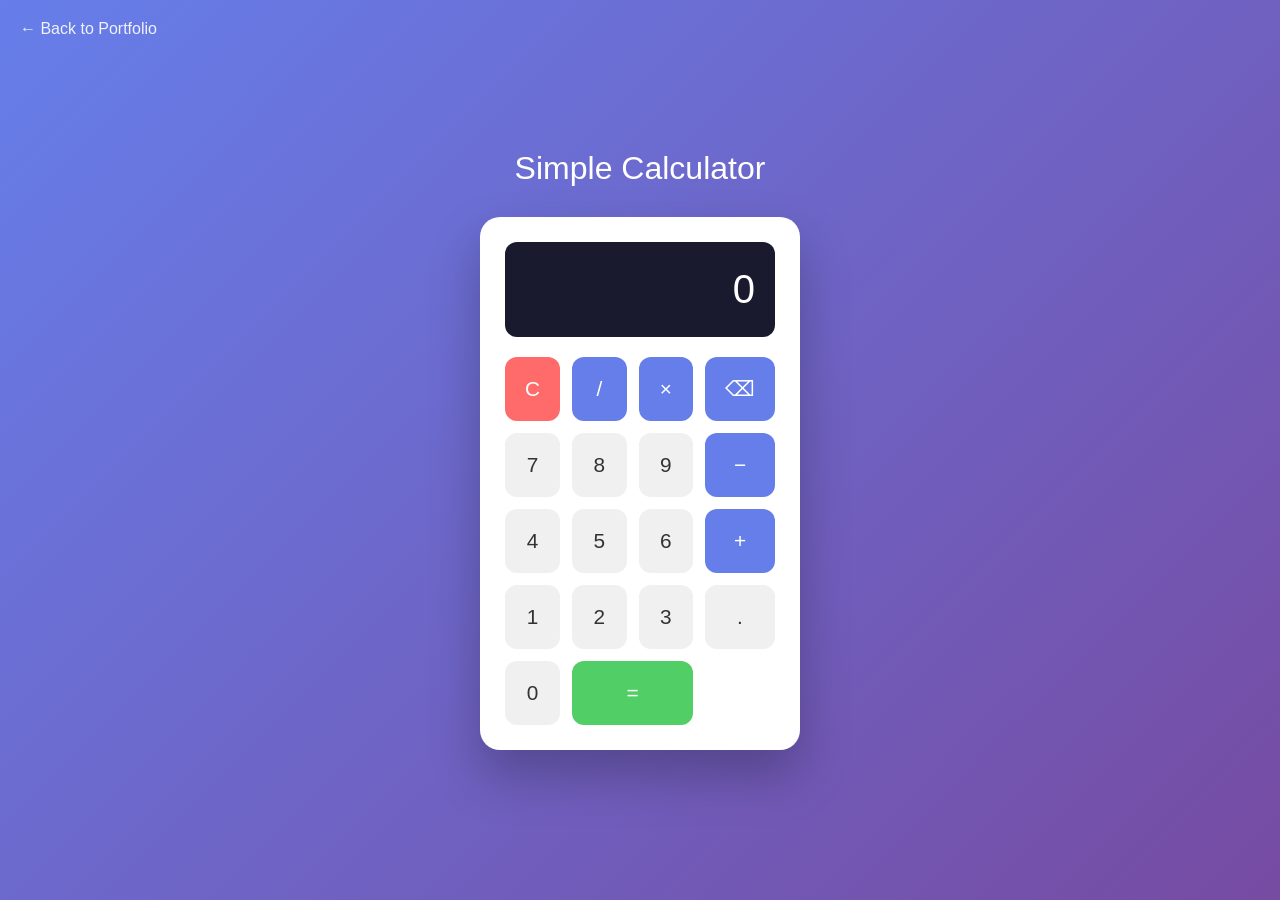
<file: projects/calculator.html>
<!DOCTYPE html>
<html lang="en">
<head>
    <meta charset="UTF-8">
    <meta name="viewport" content="width=device-width, initial-scale=1.0">
    <title>Calculator | Abid Ali Panhwar</title>
    <style>
        * {
            margin: 0;
            padding: 0;
            box-sizing: border-box;
        }
        body {
            font-family: 'Segoe UI', Tahoma, Geneva, Verdana, sans-serif;
            min-height: 100vh;
            display: flex;
            flex-direction: column;
            align-items: center;
            justify-content: center;
            background: linear-gradient(135deg, #667eea 0%, #764ba2 100%);
            padding: 20px;
        }
        .back-link {
            position: fixed;
            top: 20px;
            left: 20px;
            color: white;
            text-decoration: none;
            font-size: 16px;
            display: flex;
            align-items: center;
            gap: 8px;
            opacity: 0.9;
            transition: opacity 0.3s;
        }
        .back-link:hover {
            opacity: 1;
        }
        h1 {
            color: white;
            margin-bottom: 30px;
            font-weight: 300;
            text-align: center;
        }
        .calculator {
            background: white;
            border-radius: 20px;
            padding: 25px;
            box-shadow: 0 25px 50px rgba(0,0,0,0.25);
            width: 100%;
            max-width: 320px;
        }
        .display {
            background: #1a1a2e;
            color: white;
            padding: 25px 20px;
            border-radius: 12px;
            margin-bottom: 20px;
            text-align: right;
            font-size: 2.5rem;
            font-weight: 300;
            overflow: hidden;
            min-height: 80px;
            display: flex;
            align-items: center;
            justify-content: flex-end;
        }
        .buttons {
            display: grid;
            grid-template-columns: repeat(4, 1fr);
            gap: 12px;
        }
        button {
            padding: 20px;
            font-size: 1.3rem;
            border: none;
            border-radius: 12px;
            cursor: pointer;
            transition: all 0.2s;
            font-weight: 500;
        }
        .number {
            background: #f0f0f0;
            color: #333;
        }
        .number:hover {
            background: #e0e0e0;
        }
        .operator {
            background: #667eea;
            color: white;
        }
        .operator:hover {
            background: #5a6fd6;
        }
        .clear {
            background: #ff6b6b;
            color: white;
        }
        .clear:hover {
            background: #ee5a5a;
        }
        .equals {
            background: #51cf66;
            color: white;
            grid-column: span 2;
        }
        .equals:hover {
            background: #40c057;
        }
        button:active {
            transform: scale(0.95);
        }
    </style>
</head>
<body>
    <a href="../index.html#gallery" class="back-link">← Back to Portfolio</a>
    <h1>Simple Calculator</h1>
    <div class="calculator">
        <div class="display" id="display">0</div>
        <div class="buttons">
            <button class="clear" onclick="clearDisplay()">C</button>
            <button class="operator" onclick="appendToDisplay('/')">/</button>
            <button class="operator" onclick="appendToDisplay('*')">×</button>
            <button class="operator" onclick="deleteLast()">⌫</button>
            
            <button class="number" onclick="appendToDisplay('7')">7</button>
            <button class="number" onclick="appendToDisplay('8')">8</button>
            <button class="number" onclick="appendToDisplay('9')">9</button>
            <button class="operator" onclick="appendToDisplay('-')">−</button>
            
            <button class="number" onclick="appendToDisplay('4')">4</button>
            <button class="number" onclick="appendToDisplay('5')">5</button>
            <button class="number" onclick="appendToDisplay('6')">6</button>
            <button class="operator" onclick="appendToDisplay('+')">+</button>
            
            <button class="number" onclick="appendToDisplay('1')">1</button>
            <button class="number" onclick="appendToDisplay('2')">2</button>
            <button class="number" onclick="appendToDisplay('3')">3</button>
            <button class="number" onclick="appendToDisplay('.')">.</button>
            
            <button class="number" onclick="appendToDisplay('0')">0</button>
            <button class="equals" onclick="calculate()">=</button>
        </div>
    </div>

    <script>
        let display = document.getElementById('display');
        let currentValue = '0';

        function appendToDisplay(value) {
            if (currentValue === '0' && value !== '.') {
                currentValue = value;
            } else {
                currentValue += value;
            }
            display.textContent = currentValue;
        }

        function clearDisplay() {
            currentValue = '0';
            display.textContent = '0';
        }

        function deleteLast() {
            currentValue = currentValue.slice(0, -1) || '0';
            display.textContent = currentValue;
        }

        function calculate() {
            try {
                let result = eval(currentValue);
                currentValue = String(result);
                display.textContent = currentValue;
            } catch (error) {
                display.textContent = 'Error';
                currentValue = '0';
            }
        }
    </script>
</body>
</html>
</file>
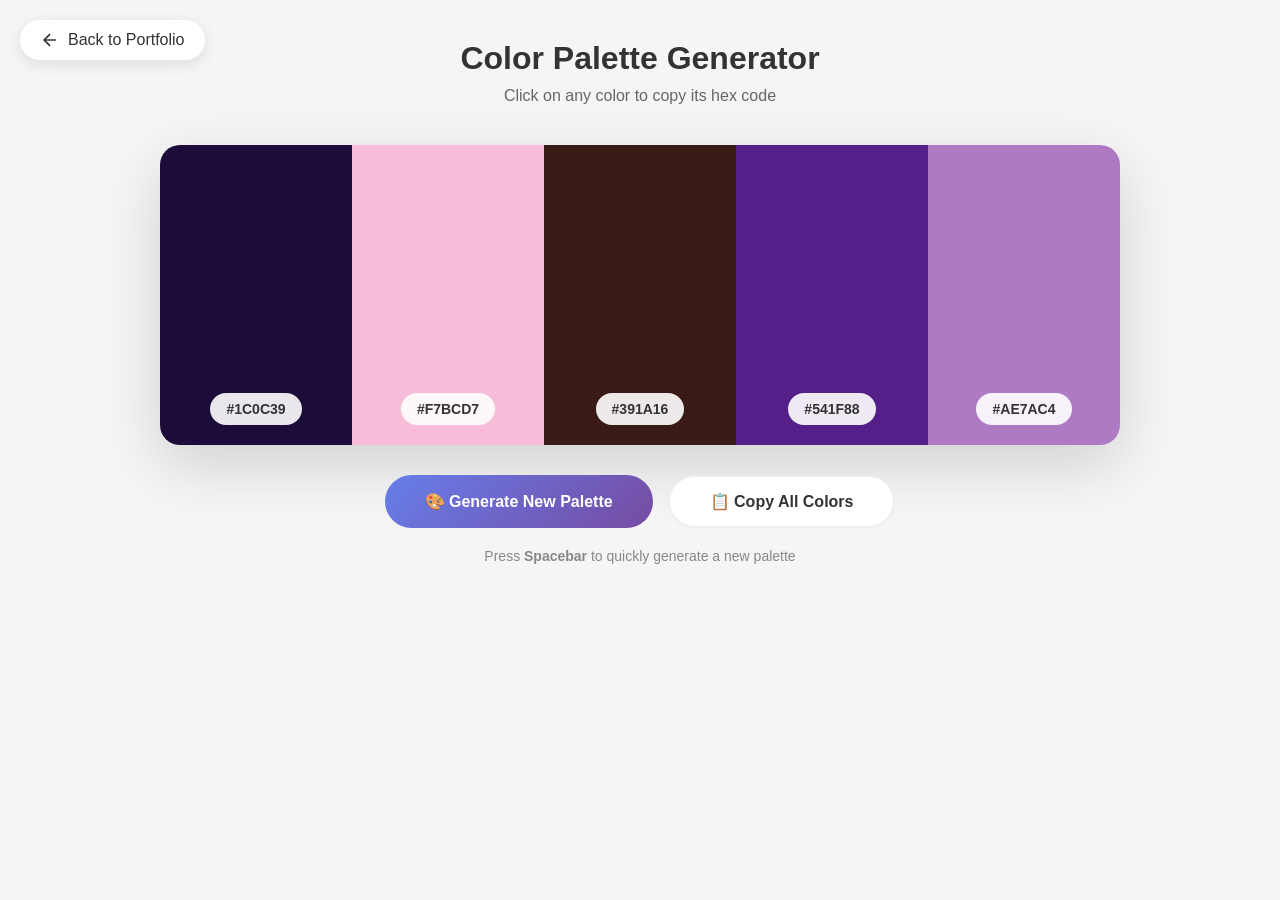
<file: projects/color-palette.html>
<!DOCTYPE html>
<html lang="en">
<head>
    <meta charset="UTF-8">
    <meta name="viewport" content="width=device-width, initial-scale=1.0">
    <title>Color Palette Generator | Abid Ali Panhwar</title>
    <style>
        * {
            margin: 0;
            padding: 0;
            box-sizing: border-box;
        }

        body {
            min-height: 100vh;
            font-family: 'Segoe UI', Tahoma, Geneva, Verdana, sans-serif;
            background: #f5f5f5;
        }

        .container {
            max-width: 1000px;
            margin: 0 auto;
            padding: 40px 20px;
        }

        h1 {
            text-align: center;
            color: #333;
            margin-bottom: 10px;
            font-weight: 600;
        }

        .subtitle {
            text-align: center;
            color: #666;
            margin-bottom: 40px;
        }

        .palette {
            display: flex;
            border-radius: 20px;
            overflow: hidden;
            box-shadow: 0 20px 60px rgba(0, 0, 0, 0.15);
            margin-bottom: 30px;
        }

        .color-box {
            flex: 1;
            height: 300px;
            display: flex;
            flex-direction: column;
            align-items: center;
            justify-content: flex-end;
            padding: 20px;
            cursor: pointer;
            transition: flex 0.3s ease;
            position: relative;
        }

        .color-box:hover {
            flex: 1.2;
        }

        .color-code {
            background: rgba(255, 255, 255, 0.9);
            padding: 8px 16px;
            border-radius: 20px;
            font-size: 14px;
            font-weight: 600;
            color: #333;
            transition: transform 0.3s ease;
        }

        .color-box:hover .color-code {
            transform: scale(1.1);
        }

        .copied {
            position: absolute;
            top: 50%;
            left: 50%;
            transform: translate(-50%, -50%);
            background: rgba(0, 0, 0, 0.8);
            color: white;
            padding: 10px 20px;
            border-radius: 10px;
            font-size: 14px;
            opacity: 0;
            transition: opacity 0.3s ease;
        }

        .copied.show {
            opacity: 1;
        }

        .controls {
            display: flex;
            justify-content: center;
            gap: 15px;
            flex-wrap: wrap;
        }

        .btn {
            padding: 15px 40px;
            font-size: 16px;
            border: none;
            border-radius: 30px;
            cursor: pointer;
            font-weight: 600;
            transition: all 0.3s ease;
        }

        .btn-generate {
            background: linear-gradient(135deg, #667eea 0%, #764ba2 100%);
            color: white;
        }

        .btn-generate:hover {
            transform: translateY(-2px);
            box-shadow: 0 10px 30px rgba(102, 126, 234, 0.4);
        }

        .btn-export {
            background: white;
            color: #333;
            border: 2px solid #eee;
        }

        .btn-export:hover {
            border-color: #667eea;
            color: #667eea;
        }

        .instructions {
            text-align: center;
            color: #888;
            margin-top: 20px;
            font-size: 14px;
        }

        .back-link {
            position: fixed;
            top: 20px;
            left: 20px;
            color: #333;
            text-decoration: none;
            display: flex;
            align-items: center;
            gap: 8px;
            padding: 10px 20px;
            background: white;
            border-radius: 30px;
            box-shadow: 0 4px 15px rgba(0, 0, 0, 0.1);
            transition: all 0.3s ease;
        }

        .back-link:hover {
            transform: translateX(-5px);
            box-shadow: 0 6px 20px rgba(0, 0, 0, 0.15);
        }

        @media (max-width: 768px) {
            .palette {
                flex-direction: column;
            }
            .color-box {
                height: 100px;
            }
        }
    </style>
</head>
<body>
    <a href="../index.html#gallery" class="back-link">
        <svg width="20" height="20" viewBox="0 0 24 24" fill="none" stroke="currentColor" stroke-width="2">
            <path d="M19 12H5M12 19l-7-7 7-7"/>
        </svg>
        Back to Portfolio
    </a>

    <div class="container">
        <h1>Color Palette Generator</h1>
        <p class="subtitle">Click on any color to copy its hex code</p>
        
        <div class="palette" id="palette">
            <!-- Colors will be generated here -->
        </div>

        <div class="controls">
            <button class="btn btn-generate" onclick="generatePalette()">
                🎨 Generate New Palette
            </button>
            <button class="btn btn-export" onclick="exportPalette()">
                📋 Copy All Colors
            </button>
        </div>

        <p class="instructions">Press <strong>Spacebar</strong> to quickly generate a new palette</p>
    </div>

    <script>
        let currentColors = [];

        function generateRandomColor() {
            const letters = '0123456789ABCDEF';
            let color = '#';
            for (let i = 0; i < 6; i++) {
                color += letters[Math.floor(Math.random() * 16)];
            }
            return color;
        }

        function generatePalette() {
            const palette = document.getElementById('palette');
            palette.innerHTML = '';
            currentColors = [];

            for (let i = 0; i < 5; i++) {
                const color = generateRandomColor();
                currentColors.push(color);

                const colorBox = document.createElement('div');
                colorBox.className = 'color-box';
                colorBox.style.backgroundColor = color;
                colorBox.innerHTML = `
                    <span class="color-code">${color}</span>
                    <span class="copied">Copied!</span>
                `;
                colorBox.onclick = () => copyColor(color, colorBox);
                palette.appendChild(colorBox);
            }
        }

        function copyColor(color, element) {
            navigator.clipboard.writeText(color);
            const copiedEl = element.querySelector('.copied');
            copiedEl.classList.add('show');
            setTimeout(() => copiedEl.classList.remove('show'), 1000);
        }

        function exportPalette() {
            const allColors = currentColors.join(', ');
            navigator.clipboard.writeText(allColors);
            alert('All colors copied to clipboard!\n\n' + allColors);
        }

        document.addEventListener('keydown', (e) => {
            if (e.code === 'Space') {
                e.preventDefault();
                generatePalette();
            }
        });

        // Generate initial palette
        generatePalette();
    </script>
</body>
</html>
</file>
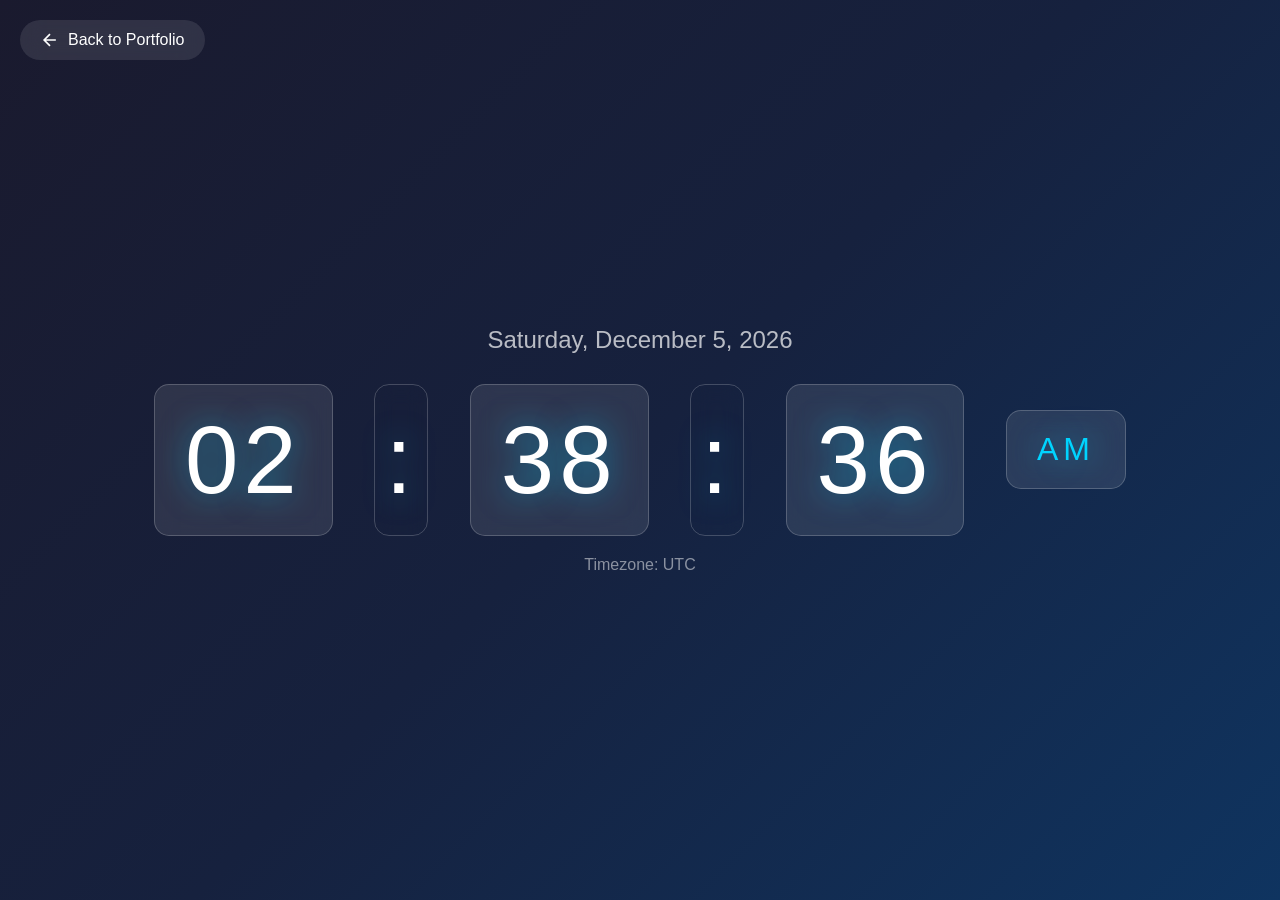
<file: projects/digital-clock.html>
<!DOCTYPE html>
<html lang="en">
<head>
    <meta charset="UTF-8">
    <meta name="viewport" content="width=device-width, initial-scale=1.0">
    <title>Digital Clock | Abid Ali Panhwar</title>
    <style>
        * {
            margin: 0;
            padding: 0;
            box-sizing: border-box;
        }

        body {
            min-height: 100vh;
            display: flex;
            flex-direction: column;
            align-items: center;
            justify-content: center;
            font-family: 'Segoe UI', Tahoma, Geneva, Verdana, sans-serif;
            background: linear-gradient(135deg, #1a1a2e 0%, #16213e 50%, #0f3460 100%);
            color: white;
        }

        .clock-container {
            text-align: center;
        }

        .clock {
            font-size: 6rem;
            font-weight: 300;
            letter-spacing: 5px;
            text-shadow: 0 0 30px rgba(0, 212, 255, 0.5);
            margin-bottom: 20px;
        }

        .clock span {
            display: inline-block;
            background: rgba(255, 255, 255, 0.1);
            padding: 20px 30px;
            border-radius: 15px;
            margin: 0 5px;
            backdrop-filter: blur(10px);
            border: 1px solid rgba(255, 255, 255, 0.2);
        }

        .clock .separator {
            background: transparent;
            padding: 20px 10px;
            animation: blink 1s infinite;
        }

        @keyframes blink {
            0%, 50% { opacity: 1; }
            51%, 100% { opacity: 0.3; }
        }

        .date {
            font-size: 1.5rem;
            color: rgba(255, 255, 255, 0.7);
            margin-bottom: 30px;
        }

        .ampm {
            font-size: 2rem;
            color: #00d4ff;
            margin-left: 15px;
            vertical-align: super;
        }

        .timezone {
            font-size: 1rem;
            color: rgba(255, 255, 255, 0.5);
            margin-top: 20px;
        }

        .back-link {
            position: fixed;
            top: 20px;
            left: 20px;
            color: white;
            text-decoration: none;
            display: flex;
            align-items: center;
            gap: 8px;
            padding: 10px 20px;
            background: rgba(255, 255, 255, 0.1);
            border-radius: 30px;
            backdrop-filter: blur(10px);
            transition: all 0.3s ease;
        }

        .back-link:hover {
            background: rgba(255, 255, 255, 0.2);
            transform: translateX(-5px);
        }

        @media (max-width: 768px) {
            .clock {
                font-size: 3rem;
            }
            .clock span {
                padding: 15px 20px;
            }
            .date {
                font-size: 1.2rem;
            }
        }
    </style>
</head>
<body>
    <a href="../index.html#gallery" class="back-link">
        <svg width="20" height="20" viewBox="0 0 24 24" fill="none" stroke="currentColor" stroke-width="2">
            <path d="M19 12H5M12 19l-7-7 7-7"/>
        </svg>
        Back to Portfolio
    </a>

    <div class="clock-container">
        <div class="date" id="date"></div>
        <div class="clock">
            <span id="hours">00</span>
            <span class="separator">:</span>
            <span id="minutes">00</span>
            <span class="separator">:</span>
            <span id="seconds">00</span>
            <span class="ampm" id="ampm">AM</span>
        </div>
        <div class="timezone" id="timezone"></div>
    </div>

    <script>
        function updateClock() {
            const now = new Date();
            
            let hours = now.getHours();
            const minutes = now.getMinutes();
            const seconds = now.getSeconds();
            const ampm = hours >= 12 ? 'PM' : 'AM';
            
            hours = hours % 12;
            hours = hours ? hours : 12;
            
            document.getElementById('hours').textContent = hours.toString().padStart(2, '0');
            document.getElementById('minutes').textContent = minutes.toString().padStart(2, '0');
            document.getElementById('seconds').textContent = seconds.toString().padStart(2, '0');
            document.getElementById('ampm').textContent = ampm;
            
            const options = { weekday: 'long', year: 'numeric', month: 'long', day: 'numeric' };
            document.getElementById('date').textContent = now.toLocaleDateString('en-US', options);
            
            const timezone = Intl.DateTimeFormat().resolvedOptions().timeZone;
            document.getElementById('timezone').textContent = `Timezone: ${timezone}`;
        }

        updateClock();
        setInterval(updateClock, 1000);
    </script>
</body>
</html>
</file>
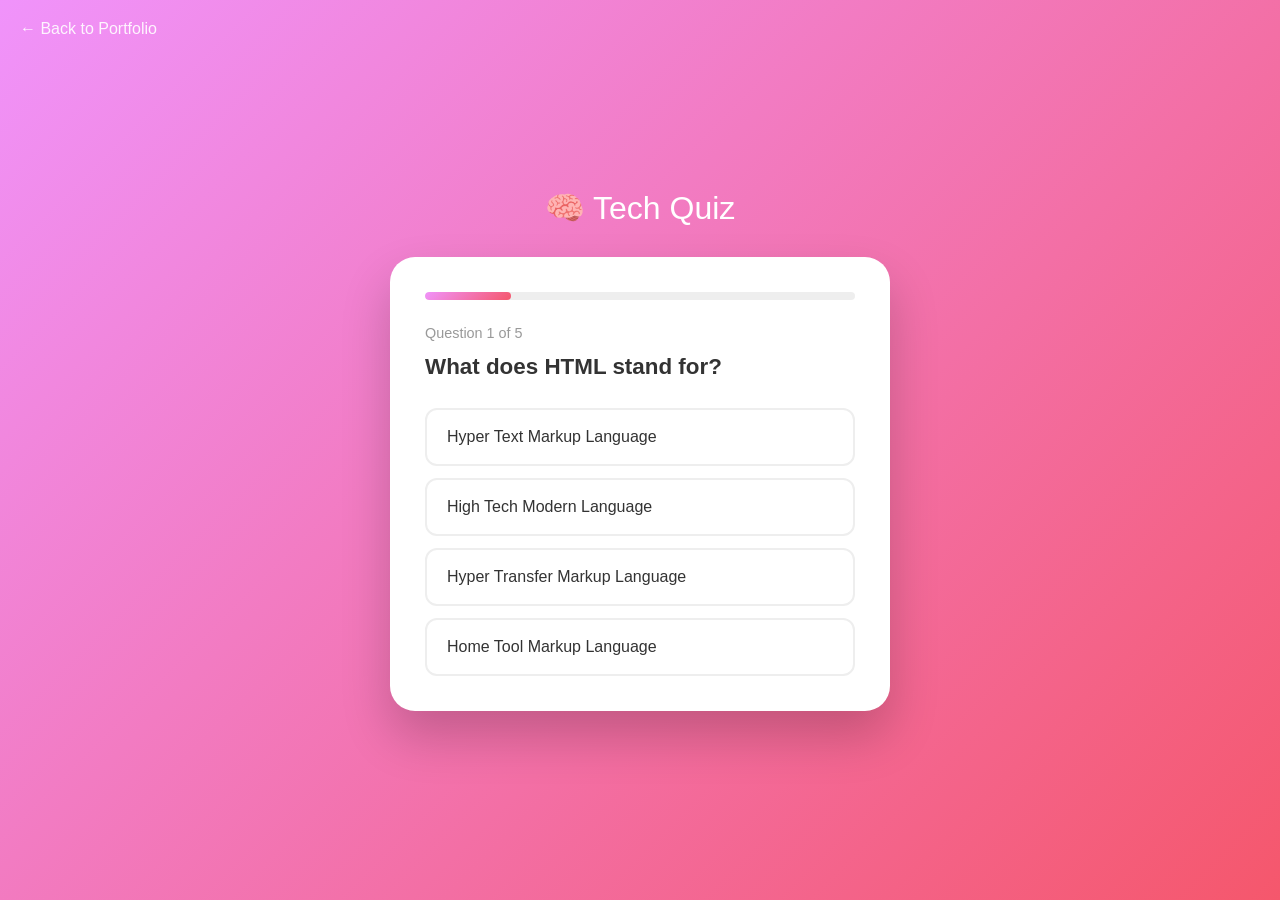
<file: projects/quiz-app.html>
<!DOCTYPE html>
<html lang="en">
<head>
    <meta charset="UTF-8">
    <meta name="viewport" content="width=device-width, initial-scale=1.0">
    <title>Quiz App | Abid Ali Panhwar</title>
    <style>
        * {
            margin: 0;
            padding: 0;
            box-sizing: border-box;
        }
        body {
            font-family: 'Segoe UI', Tahoma, Geneva, Verdana, sans-serif;
            min-height: 100vh;
            display: flex;
            flex-direction: column;
            align-items: center;
            justify-content: center;
            background: linear-gradient(135deg, #f093fb 0%, #f5576c 100%);
            padding: 20px;
        }
        .back-link {
            position: fixed;
            top: 20px;
            left: 20px;
            color: white;
            text-decoration: none;
            font-size: 16px;
            display: flex;
            align-items: center;
            gap: 8px;
            opacity: 0.9;
            transition: opacity 0.3s;
        }
        .back-link:hover {
            opacity: 1;
        }
        h1 {
            color: white;
            margin-bottom: 30px;
            font-weight: 300;
            text-align: center;
        }
        .quiz-container {
            background: white;
            border-radius: 25px;
            padding: 35px;
            box-shadow: 0 25px 50px rgba(0,0,0,0.2);
            width: 100%;
            max-width: 500px;
        }
        .progress-bar {
            height: 8px;
            background: #eee;
            border-radius: 4px;
            margin-bottom: 25px;
            overflow: hidden;
        }
        .progress {
            height: 100%;
            background: linear-gradient(135deg, #f093fb 0%, #f5576c 100%);
            border-radius: 4px;
            transition: width 0.3s ease;
        }
        .question-number {
            color: #999;
            font-size: 0.9rem;
            margin-bottom: 10px;
        }
        .question {
            font-size: 1.4rem;
            color: #333;
            margin-bottom: 25px;
            line-height: 1.4;
        }
        .options {
            display: flex;
            flex-direction: column;
            gap: 12px;
        }
        .option {
            padding: 18px 20px;
            border: 2px solid #eee;
            border-radius: 12px;
            cursor: pointer;
            transition: all 0.2s;
            font-size: 1rem;
            color: #333;
            background: white;
            text-align: left;
        }
        .option:hover {
            border-color: #f093fb;
            background: #fef6ff;
        }
        .option.selected {
            border-color: #f093fb;
            background: linear-gradient(135deg, #f093fb 0%, #f5576c 100%);
            color: white;
        }
        .option.correct {
            border-color: #51cf66;
            background: #51cf66;
            color: white;
        }
        .option.incorrect {
            border-color: #ff6b6b;
            background: #ff6b6b;
            color: white;
        }
        .option.disabled {
            pointer-events: none;
        }
        .next-btn {
            width: 100%;
            padding: 18px;
            background: linear-gradient(135deg, #f093fb 0%, #f5576c 100%);
            color: white;
            border: none;
            border-radius: 12px;
            font-size: 1.1rem;
            cursor: pointer;
            margin-top: 25px;
            transition: transform 0.2s, box-shadow 0.2s;
            display: none;
        }
        .next-btn:hover {
            transform: translateY(-2px);
            box-shadow: 0 5px 20px rgba(240, 147, 251, 0.4);
        }
        .next-btn.show {
            display: block;
        }
        .result {
            text-align: center;
            display: none;
        }
        .result.show {
            display: block;
        }
        .result-icon {
            font-size: 80px;
            margin-bottom: 20px;
        }
        .result-score {
            font-size: 2.5rem;
            color: #333;
            margin-bottom: 10px;
        }
        .result-text {
            font-size: 1.2rem;
            color: #666;
            margin-bottom: 25px;
        }
        .restart-btn {
            padding: 15px 40px;
            background: linear-gradient(135deg, #f093fb 0%, #f5576c 100%);
            color: white;
            border: none;
            border-radius: 12px;
            font-size: 1rem;
            cursor: pointer;
            transition: transform 0.2s;
        }
        .restart-btn:hover {
            transform: scale(1.05);
        }
        .quiz-content {
            display: block;
        }
        .quiz-content.hide {
            display: none;
        }
    </style>
</head>
<body>
    <a href="../index.html#gallery" class="back-link">← Back to Portfolio</a>
    <h1>🧠 Tech Quiz</h1>
    <div class="quiz-container">
        <div class="quiz-content" id="quizContent">
            <div class="progress-bar">
                <div class="progress" id="progressBar" style="width: 20%"></div>
            </div>
            <p class="question-number" id="questionNumber">Question 1 of 5</p>
            <h2 class="question" id="question">Loading...</h2>
            <div class="options" id="options"></div>
            <button class="next-btn" id="nextBtn" onclick="nextQuestion()">Next Question</button>
        </div>
        <div class="result" id="result">
            <div class="result-icon" id="resultIcon">🏆</div>
            <h2 class="result-score" id="resultScore">5/5</h2>
            <p class="result-text" id="resultText">Perfect Score! You're a tech genius!</p>
            <button class="restart-btn" onclick="restartQuiz()">Play Again</button>
        </div>
    </div>

    <script>
        const questions = [
            {
                question: "What does HTML stand for?",
                options: ["Hyper Text Markup Language", "High Tech Modern Language", "Hyper Transfer Markup Language", "Home Tool Markup Language"],
                correct: 0
            },
            {
                question: "Which programming language is known as the 'language of the web'?",
                options: ["Python", "Java", "JavaScript", "C++"],
                correct: 2
            },
            {
                question: "What does CSS stand for?",
                options: ["Computer Style Sheets", "Cascading Style Sheets", "Creative Style System", "Colorful Style Sheets"],
                correct: 1
            },
            {
                question: "Which company developed React.js?",
                options: ["Google", "Microsoft", "Facebook (Meta)", "Apple"],
                correct: 2
            },
            {
                question: "What is the purpose of Git?",
                options: ["Web hosting", "Version control", "Database management", "Image editing"],
                correct: 1
            }
        ];

        let currentQuestion = 0;
        let score = 0;
        let answered = false;

        function loadQuestion() {
            const q = questions[currentQuestion];
            document.getElementById('question').textContent = q.question;
            document.getElementById('questionNumber').textContent = `Question ${currentQuestion + 1} of ${questions.length}`;
            document.getElementById('progressBar').style.width = `${((currentQuestion + 1) / questions.length) * 100}%`;
            
            const optionsHtml = q.options.map((opt, i) => 
                `<button class="option" onclick="selectOption(${i})">${opt}</button>`
            ).join('');
            
            document.getElementById('options').innerHTML = optionsHtml;
            document.getElementById('nextBtn').classList.remove('show');
            answered = false;
        }

        function selectOption(index) {
            if (answered) return;
            answered = true;

            const options = document.querySelectorAll('.option');
            const correct = questions[currentQuestion].correct;

            options.forEach((opt, i) => {
                opt.classList.add('disabled');
                if (i === correct) {
                    opt.classList.add('correct');
                } else if (i === index && index !== correct) {
                    opt.classList.add('incorrect');
                }
            });

            if (index === correct) {
                score++;
            }

            if (currentQuestion < questions.length - 1) {
                document.getElementById('nextBtn').textContent = 'Next Question';
            } else {
                document.getElementById('nextBtn').textContent = 'See Results';
            }
            document.getElementById('nextBtn').classList.add('show');
        }

        function nextQuestion() {
            currentQuestion++;
            if (currentQuestion < questions.length) {
                loadQuestion();
            } else {
                showResult();
            }
        }

        function showResult() {
            document.getElementById('quizContent').classList.add('hide');
            document.getElementById('result').classList.add('show');
            document.getElementById('resultScore').textContent = `${score}/${questions.length}`;

            let icon, text;
            const percentage = (score / questions.length) * 100;
            
            if (percentage === 100) {
                icon = '🏆';
                text = "Perfect Score! You're a tech genius!";
            } else if (percentage >= 80) {
                icon = '🌟';
                text = "Excellent! You really know your stuff!";
            } else if (percentage >= 60) {
                icon = '👍';
                text = "Good job! Keep learning!";
            } else if (percentage >= 40) {
                icon = '📚';
                text = "Not bad! Room for improvement.";
            } else {
                icon = '💪';
                text = "Keep practicing! You'll get better!";
            }

            document.getElementById('resultIcon').textContent = icon;
            document.getElementById('resultText').textContent = text;
        }

        function restartQuiz() {
            currentQuestion = 0;
            score = 0;
            document.getElementById('quizContent').classList.remove('hide');
            document.getElementById('result').classList.remove('show');
            loadQuestion();
        }

        loadQuestion();
    </script>
</body>
</html>
</file>
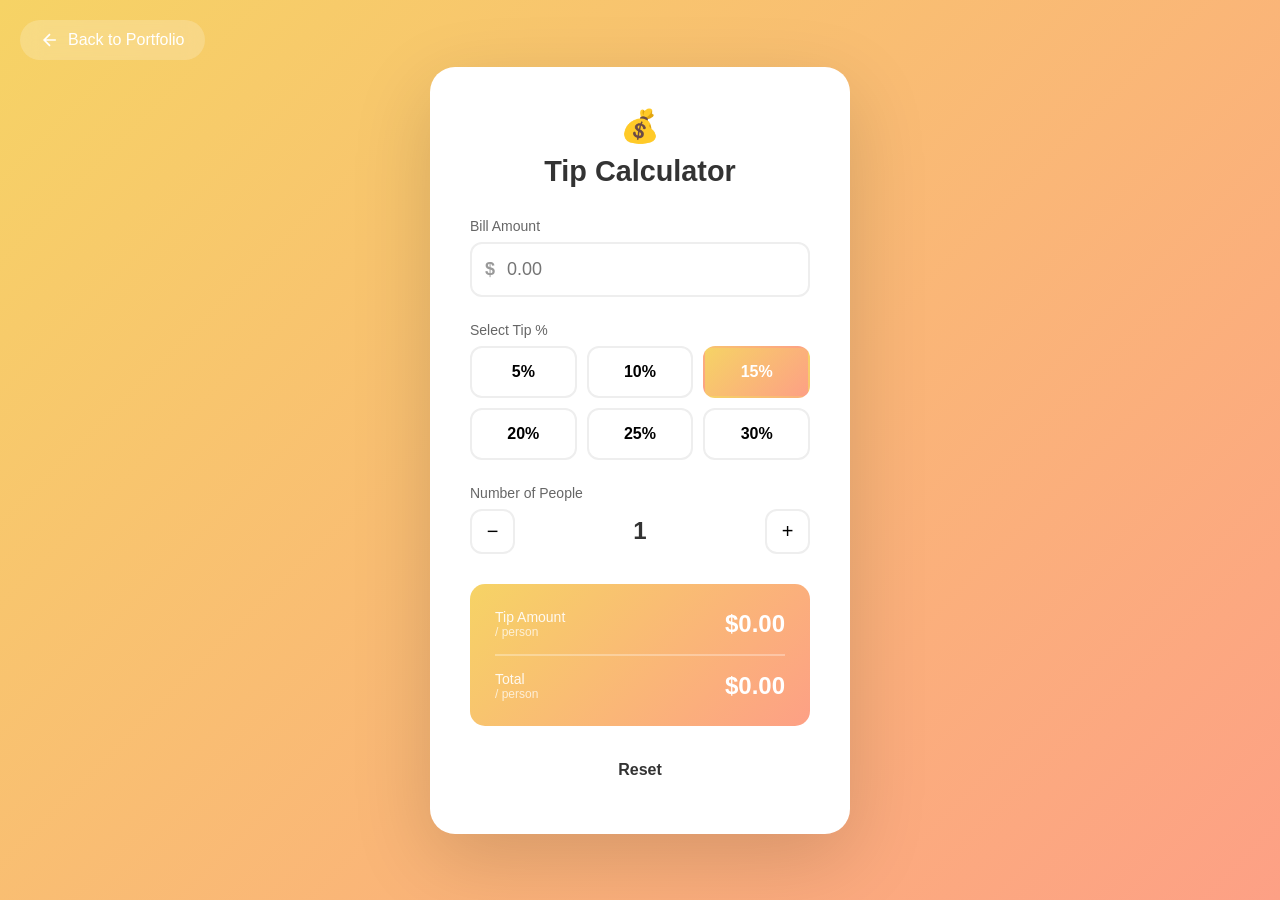
<file: projects/tip-calculator.html>
<!DOCTYPE html>
<html lang="en">
<head>
    <meta charset="UTF-8">
    <meta name="viewport" content="width=device-width, initial-scale=1.0">
    <title>Tip Calculator | Abid Ali Panhwar</title>
    <style>
        * {
            margin: 0;
            padding: 0;
            box-sizing: border-box;
        }

        body {
            min-height: 100vh;
            display: flex;
            align-items: center;
            justify-content: center;
            font-family: 'Segoe UI', Tahoma, Geneva, Verdana, sans-serif;
            background: linear-gradient(135deg, #f6d365 0%, #fda085 100%);
            padding: 20px;
        }

        .calculator {
            background: white;
            padding: 40px;
            border-radius: 25px;
            box-shadow: 0 25px 80px rgba(0, 0, 0, 0.15);
            width: 100%;
            max-width: 420px;
        }

        h1 {
            text-align: center;
            color: #333;
            margin-bottom: 30px;
            font-weight: 600;
            font-size: 1.8rem;
        }

        .emoji {
            font-size: 2rem;
            display: block;
            text-align: center;
            margin-bottom: 10px;
        }

        .input-group {
            margin-bottom: 25px;
        }

        label {
            display: block;
            color: #666;
            font-size: 14px;
            margin-bottom: 8px;
            font-weight: 500;
        }

        .input-wrapper {
            position: relative;
        }

        .currency-symbol {
            position: absolute;
            left: 15px;
            top: 50%;
            transform: translateY(-50%);
            color: #999;
            font-size: 18px;
            font-weight: 600;
        }

        input[type="number"] {
            width: 100%;
            padding: 15px 15px 15px 35px;
            font-size: 18px;
            border: 2px solid #eee;
            border-radius: 12px;
            outline: none;
            transition: border-color 0.3s ease;
        }

        input[type="number"]:focus {
            border-color: #fda085;
        }

        .tip-buttons {
            display: grid;
            grid-template-columns: repeat(3, 1fr);
            gap: 10px;
            margin-bottom: 25px;
        }

        .tip-btn {
            padding: 15px;
            font-size: 16px;
            border: 2px solid #eee;
            background: white;
            border-radius: 12px;
            cursor: pointer;
            font-weight: 600;
            transition: all 0.3s ease;
        }

        .tip-btn:hover {
            border-color: #fda085;
            color: #fda085;
        }

        .tip-btn.active {
            background: linear-gradient(135deg, #f6d365 0%, #fda085 100%);
            border-color: transparent;
            color: white;
        }

        .people-control {
            display: flex;
            align-items: center;
            gap: 15px;
        }

        .people-btn {
            width: 45px;
            height: 45px;
            border: 2px solid #eee;
            background: white;
            border-radius: 12px;
            font-size: 20px;
            cursor: pointer;
            transition: all 0.3s ease;
        }

        .people-btn:hover {
            border-color: #fda085;
            color: #fda085;
        }

        .people-count {
            flex: 1;
            text-align: center;
            font-size: 24px;
            font-weight: 600;
            color: #333;
        }

        .results {
            background: linear-gradient(135deg, #f6d365 0%, #fda085 100%);
            padding: 25px;
            border-radius: 15px;
            margin-top: 30px;
        }

        .result-row {
            display: flex;
            justify-content: space-between;
            align-items: center;
            margin-bottom: 15px;
        }

        .result-row:last-child {
            margin-bottom: 0;
            padding-top: 15px;
            border-top: 2px solid rgba(255, 255, 255, 0.3);
        }

        .result-label {
            color: rgba(255, 255, 255, 0.9);
            font-size: 14px;
        }

        .result-label small {
            display: block;
            font-size: 12px;
            opacity: 0.8;
        }

        .result-value {
            color: white;
            font-size: 24px;
            font-weight: 700;
        }

        .reset-btn {
            width: 100%;
            padding: 15px;
            margin-top: 20px;
            background: white;
            border: none;
            border-radius: 12px;
            font-size: 16px;
            font-weight: 600;
            color: #333;
            cursor: pointer;
            transition: all 0.3s ease;
        }

        .reset-btn:hover {
            background: #f5f5f5;
        }

        .back-link {
            position: fixed;
            top: 20px;
            left: 20px;
            color: white;
            text-decoration: none;
            display: flex;
            align-items: center;
            gap: 8px;
            padding: 10px 20px;
            background: rgba(255, 255, 255, 0.2);
            border-radius: 30px;
            backdrop-filter: blur(10px);
            transition: all 0.3s ease;
        }

        .back-link:hover {
            background: rgba(255, 255, 255, 0.3);
            transform: translateX(-5px);
        }
    </style>
</head>
<body>
    <a href="../index.html#gallery" class="back-link">
        <svg width="20" height="20" viewBox="0 0 24 24" fill="none" stroke="currentColor" stroke-width="2">
            <path d="M19 12H5M12 19l-7-7 7-7"/>
        </svg>
        Back to Portfolio
    </a>

    <div class="calculator">
        <span class="emoji">💰</span>
        <h1>Tip Calculator</h1>

        <div class="input-group">
            <label>Bill Amount</label>
            <div class="input-wrapper">
                <span class="currency-symbol">$</span>
                <input type="number" id="billAmount" placeholder="0.00" oninput="calculate()">
            </div>
        </div>

        <div class="input-group">
            <label>Select Tip %</label>
            <div class="tip-buttons">
                <button class="tip-btn" onclick="selectTip(5)">5%</button>
                <button class="tip-btn" onclick="selectTip(10)">10%</button>
                <button class="tip-btn active" onclick="selectTip(15)">15%</button>
                <button class="tip-btn" onclick="selectTip(20)">20%</button>
                <button class="tip-btn" onclick="selectTip(25)">25%</button>
                <button class="tip-btn" onclick="selectTip(30)">30%</button>
            </div>
        </div>

        <div class="input-group">
            <label>Number of People</label>
            <div class="people-control">
                <button class="people-btn" onclick="changePeople(-1)">−</button>
                <span class="people-count" id="peopleCount">1</span>
                <button class="people-btn" onclick="changePeople(1)">+</button>
            </div>
        </div>

        <div class="results">
            <div class="result-row">
                <div class="result-label">
                    Tip Amount
                    <small>/ person</small>
                </div>
                <div class="result-value" id="tipPerPerson">$0.00</div>
            </div>
            <div class="result-row">
                <div class="result-label">
                    Total
                    <small>/ person</small>
                </div>
                <div class="result-value" id="totalPerPerson">$0.00</div>
            </div>
        </div>

        <button class="reset-btn" onclick="reset()">Reset</button>
    </div>

    <script>
        let tipPercent = 15;
        let people = 1;

        function selectTip(percent) {
            tipPercent = percent;
            document.querySelectorAll('.tip-btn').forEach(btn => btn.classList.remove('active'));
            event.target.classList.add('active');
            calculate();
        }

        function changePeople(delta) {
            people = Math.max(1, people + delta);
            document.getElementById('peopleCount').textContent = people;
            calculate();
        }

        function calculate() {
            const bill = parseFloat(document.getElementById('billAmount').value) || 0;
            const tip = bill * (tipPercent / 100);
            const total = bill + tip;

            const tipPerPerson = tip / people;
            const totalPerPerson = total / people;

            document.getElementById('tipPerPerson').textContent = '$' + tipPerPerson.toFixed(2);
            document.getElementById('totalPerPerson').textContent = '$' + totalPerPerson.toFixed(2);
        }

        function reset() {
            document.getElementById('billAmount').value = '';
            people = 1;
            tipPercent = 15;
            document.getElementById('peopleCount').textContent = '1';
            document.querySelectorAll('.tip-btn').forEach(btn => btn.classList.remove('active'));
            document.querySelectorAll('.tip-btn')[2].classList.add('active');
            document.getElementById('tipPerPerson').textContent = '$0.00';
            document.getElementById('totalPerPerson').textContent = '$0.00';
        }
    </script>
</body>
</html>
</file>
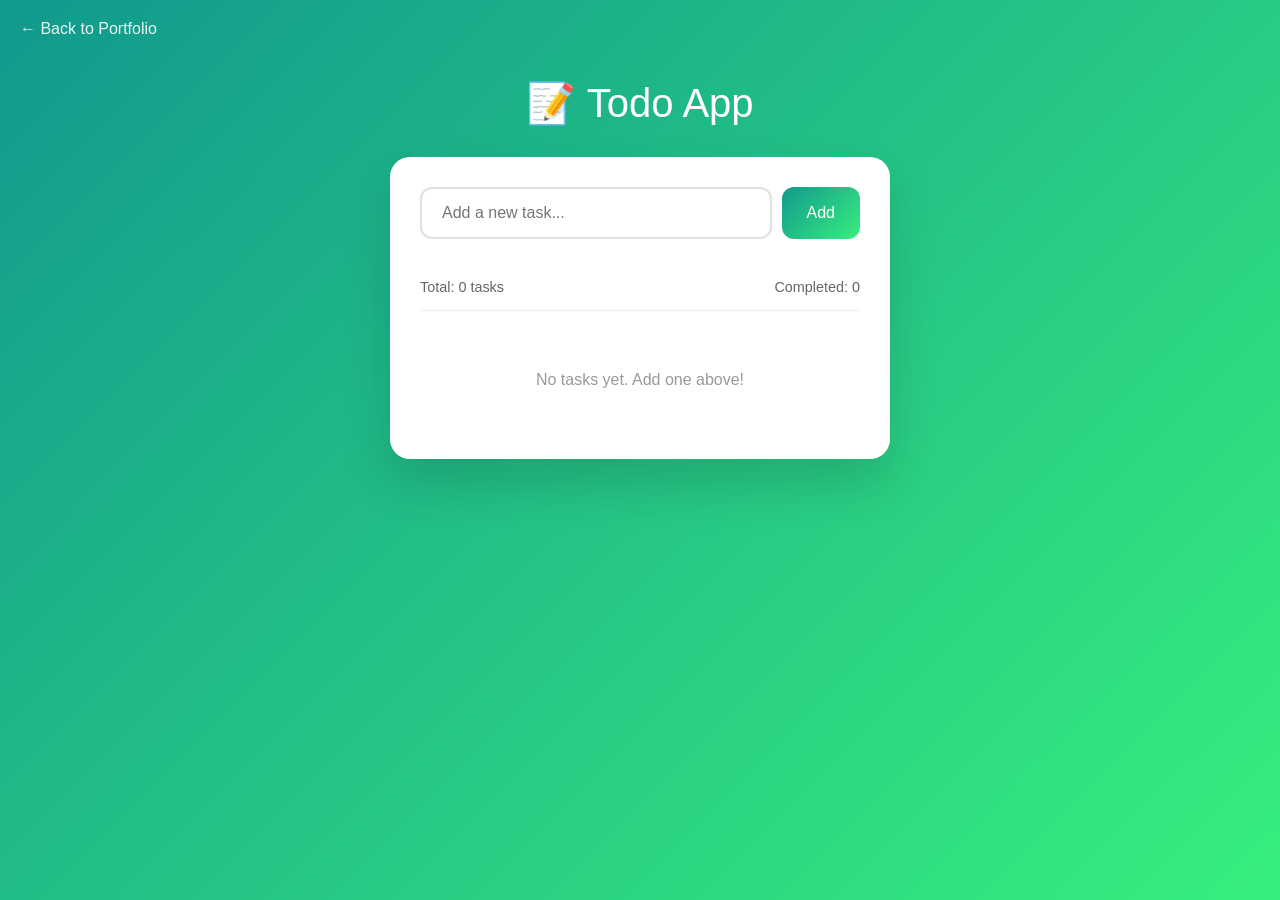
<file: projects/todo-app.html>
<!DOCTYPE html>
<html lang="en">
<head>
    <meta charset="UTF-8">
    <meta name="viewport" content="width=device-width, initial-scale=1.0">
    <title>Todo App | Abid Ali Panhwar</title>
    <style>
        * {
            margin: 0;
            padding: 0;
            box-sizing: border-box;
        }
        body {
            font-family: 'Segoe UI', Tahoma, Geneva, Verdana, sans-serif;
            min-height: 100vh;
            background: linear-gradient(135deg, #11998e 0%, #38ef7d 100%);
            padding: 20px;
        }
        .back-link {
            position: fixed;
            top: 20px;
            left: 20px;
            color: white;
            text-decoration: none;
            font-size: 16px;
            display: flex;
            align-items: center;
            gap: 8px;
            opacity: 0.9;
            transition: opacity 0.3s;
        }
        .back-link:hover {
            opacity: 1;
        }
        .container {
            max-width: 500px;
            margin: 60px auto 0;
        }
        h1 {
            color: white;
            text-align: center;
            margin-bottom: 30px;
            font-weight: 300;
            font-size: 2.5rem;
        }
        .todo-app {
            background: white;
            border-radius: 20px;
            padding: 30px;
            box-shadow: 0 25px 50px rgba(0,0,0,0.15);
        }
        .input-container {
            display: flex;
            gap: 10px;
            margin-bottom: 25px;
        }
        input[type="text"] {
            flex: 1;
            padding: 15px 20px;
            border: 2px solid #e0e0e0;
            border-radius: 12px;
            font-size: 1rem;
            transition: border-color 0.3s;
        }
        input[type="text"]:focus {
            outline: none;
            border-color: #11998e;
        }
        .add-btn {
            padding: 15px 25px;
            background: linear-gradient(135deg, #11998e 0%, #38ef7d 100%);
            color: white;
            border: none;
            border-radius: 12px;
            font-size: 1rem;
            cursor: pointer;
            transition: transform 0.2s, box-shadow 0.2s;
        }
        .add-btn:hover {
            transform: translateY(-2px);
            box-shadow: 0 5px 15px rgba(17, 153, 142, 0.4);
        }
        .stats {
            display: flex;
            justify-content: space-between;
            padding: 15px 0;
            border-bottom: 1px solid #eee;
            margin-bottom: 20px;
            font-size: 0.9rem;
            color: #666;
        }
        .todo-list {
            list-style: none;
        }
        .todo-item {
            display: flex;
            align-items: center;
            gap: 15px;
            padding: 15px;
            background: #f8f9fa;
            border-radius: 12px;
            margin-bottom: 10px;
            transition: all 0.3s;
        }
        .todo-item:hover {
            background: #f0f0f0;
        }
        .todo-item.completed {
            opacity: 0.6;
        }
        .todo-item.completed .todo-text {
            text-decoration: line-through;
            color: #999;
        }
        .checkbox {
            width: 24px;
            height: 24px;
            border: 2px solid #11998e;
            border-radius: 50%;
            cursor: pointer;
            display: flex;
            align-items: center;
            justify-content: center;
            transition: all 0.2s;
            flex-shrink: 0;
        }
        .checkbox.checked {
            background: #11998e;
            color: white;
        }
        .todo-text {
            flex: 1;
            font-size: 1rem;
            color: #333;
        }
        .delete-btn {
            width: 32px;
            height: 32px;
            background: #ff6b6b;
            color: white;
            border: none;
            border-radius: 8px;
            cursor: pointer;
            opacity: 0;
            transition: opacity 0.2s;
        }
        .todo-item:hover .delete-btn {
            opacity: 1;
        }
        .empty-state {
            text-align: center;
            padding: 40px;
            color: #999;
        }
    </style>
</head>
<body>
    <a href="../index.html#gallery" class="back-link">← Back to Portfolio</a>
    <div class="container">
        <h1>📝 Todo App</h1>
        <div class="todo-app">
            <div class="input-container">
                <input type="text" id="todoInput" placeholder="Add a new task..." onkeypress="handleKeyPress(event)">
                <button class="add-btn" onclick="addTodo()">Add</button>
            </div>
            <div class="stats">
                <span id="totalTasks">Total: 0 tasks</span>
                <span id="completedTasks">Completed: 0</span>
            </div>
            <ul class="todo-list" id="todoList">
                <li class="empty-state" id="emptyState">No tasks yet. Add one above!</li>
            </ul>
        </div>
    </div>

    <script>
        let todos = [];

        function addTodo() {
            const input = document.getElementById('todoInput');
            const text = input.value.trim();
            
            if (text) {
                todos.push({ id: Date.now(), text, completed: false });
                input.value = '';
                renderTodos();
            }
        }

        function handleKeyPress(event) {
            if (event.key === 'Enter') {
                addTodo();
            }
        }

        function toggleTodo(id) {
            todos = todos.map(todo => 
                todo.id === id ? { ...todo, completed: !todo.completed } : todo
            );
            renderTodos();
        }

        function deleteTodo(id) {
            todos = todos.filter(todo => todo.id !== id);
            renderTodos();
        }

        function renderTodos() {
            const list = document.getElementById('todoList');
            const emptyState = document.getElementById('emptyState');
            const totalTasks = document.getElementById('totalTasks');
            const completedTasks = document.getElementById('completedTasks');

            if (todos.length === 0) {
                list.innerHTML = '<li class="empty-state">No tasks yet. Add one above!</li>';
            } else {
                list.innerHTML = todos.map(todo => `
                    <li class="todo-item ${todo.completed ? 'completed' : ''}">
                        <div class="checkbox ${todo.completed ? 'checked' : ''}" onclick="toggleTodo(${todo.id})">
                            ${todo.completed ? '✓' : ''}
                        </div>
                        <span class="todo-text">${todo.text}</span>
                        <button class="delete-btn" onclick="deleteTodo(${todo.id})">×</button>
                    </li>
                `).join('');
            }

            totalTasks.textContent = `Total: ${todos.length} tasks`;
            completedTasks.textContent = `Completed: ${todos.filter(t => t.completed).length}`;
        }
    </script>
</body>
</html>
</file>
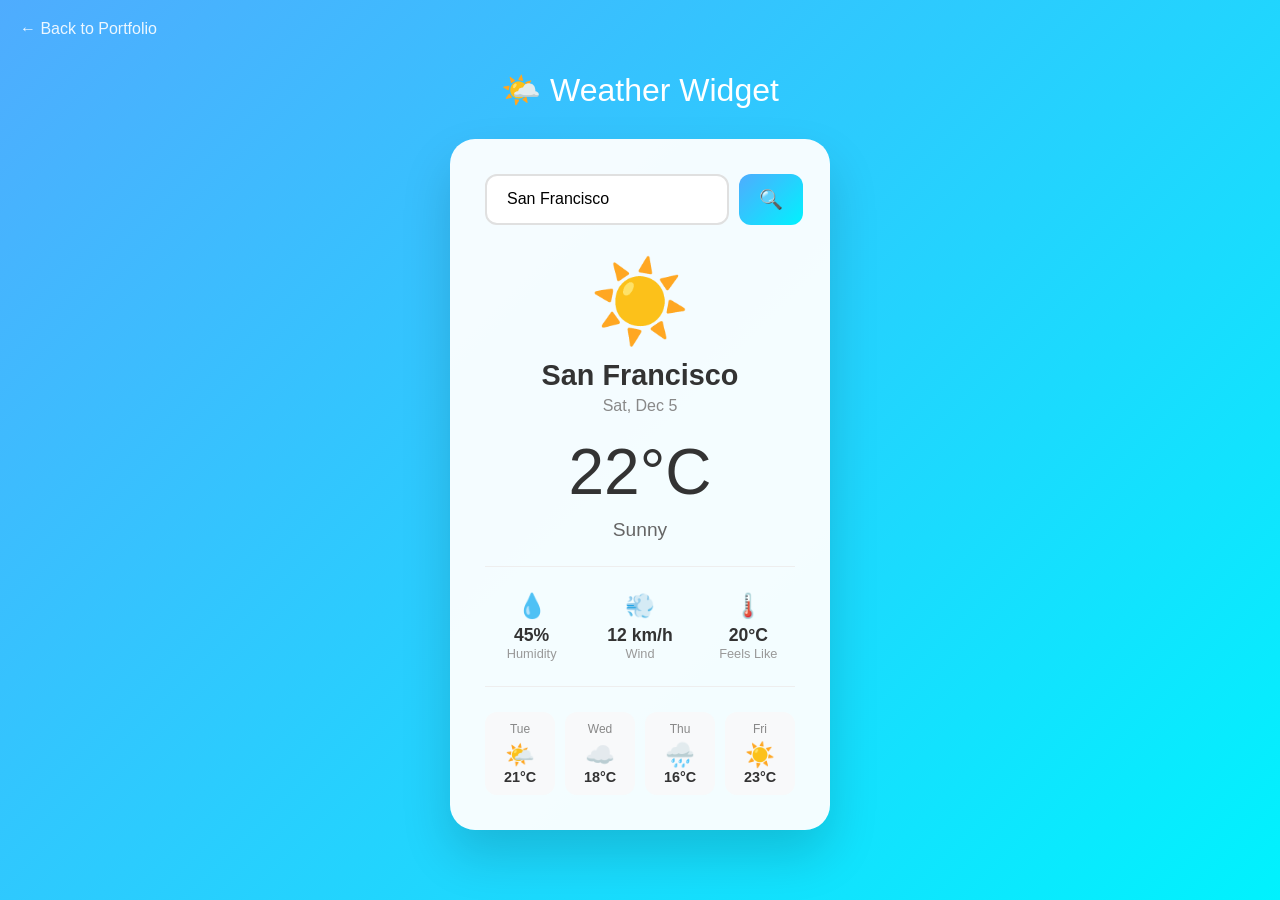
<file: projects/weather-widget.html>
<!DOCTYPE html>
<html lang="en">
<head>
    <meta charset="UTF-8">
    <meta name="viewport" content="width=device-width, initial-scale=1.0">
    <title>Weather Widget | Abid Ali Panhwar</title>
    <style>
        * {
            margin: 0;
            padding: 0;
            box-sizing: border-box;
        }
        body {
            font-family: 'Segoe UI', Tahoma, Geneva, Verdana, sans-serif;
            min-height: 100vh;
            display: flex;
            flex-direction: column;
            align-items: center;
            justify-content: center;
            background: linear-gradient(135deg, #4facfe 0%, #00f2fe 100%);
            padding: 20px;
        }
        .back-link {
            position: fixed;
            top: 20px;
            left: 20px;
            color: white;
            text-decoration: none;
            font-size: 16px;
            display: flex;
            align-items: center;
            gap: 8px;
            opacity: 0.9;
            transition: opacity 0.3s;
        }
        .back-link:hover {
            opacity: 1;
        }
        h1 {
            color: white;
            margin-bottom: 30px;
            font-weight: 300;
            text-align: center;
        }
        .weather-widget {
            background: rgba(255, 255, 255, 0.95);
            border-radius: 25px;
            padding: 35px;
            box-shadow: 0 25px 50px rgba(0,0,0,0.15);
            width: 100%;
            max-width: 380px;
            text-align: center;
        }
        .search-container {
            display: flex;
            gap: 10px;
            margin-bottom: 30px;
        }
        .search-input {
            flex: 1;
            padding: 14px 20px;
            border: 2px solid #e0e0e0;
            border-radius: 12px;
            font-size: 1rem;
            transition: border-color 0.3s;
        }
        .search-input:focus {
            outline: none;
            border-color: #4facfe;
        }
        .search-btn {
            padding: 14px 20px;
            background: linear-gradient(135deg, #4facfe 0%, #00f2fe 100%);
            color: white;
            border: none;
            border-radius: 12px;
            cursor: pointer;
            font-size: 1.2rem;
            transition: transform 0.2s;
        }
        .search-btn:hover {
            transform: scale(1.05);
        }
        .weather-icon {
            font-size: 80px;
            margin-bottom: 10px;
        }
        .city-name {
            font-size: 1.8rem;
            color: #333;
            margin-bottom: 5px;
        }
        .date {
            color: #888;
            margin-bottom: 20px;
        }
        .temperature {
            font-size: 4rem;
            font-weight: 200;
            color: #333;
            margin-bottom: 10px;
        }
        .description {
            font-size: 1.2rem;
            color: #666;
            text-transform: capitalize;
            margin-bottom: 25px;
        }
        .details {
            display: grid;
            grid-template-columns: repeat(3, 1fr);
            gap: 15px;
            padding-top: 25px;
            border-top: 1px solid #eee;
        }
        .detail-item {
            text-align: center;
        }
        .detail-icon {
            font-size: 1.5rem;
            margin-bottom: 5px;
        }
        .detail-value {
            font-size: 1.1rem;
            font-weight: 600;
            color: #333;
        }
        .detail-label {
            font-size: 0.8rem;
            color: #999;
        }
        .forecast {
            display: grid;
            grid-template-columns: repeat(4, 1fr);
            gap: 10px;
            margin-top: 25px;
            padding-top: 25px;
            border-top: 1px solid #eee;
        }
        .forecast-day {
            text-align: center;
            padding: 10px;
            background: #f8f9fa;
            border-radius: 12px;
        }
        .forecast-day-name {
            font-size: 0.75rem;
            color: #888;
            margin-bottom: 5px;
        }
        .forecast-icon {
            font-size: 1.5rem;
        }
        .forecast-temp {
            font-size: 0.9rem;
            font-weight: 600;
            color: #333;
        }
    </style>
</head>
<body>
    <a href="../index.html#gallery" class="back-link">← Back to Portfolio</a>
    <h1>🌤️ Weather Widget</h1>
    <div class="weather-widget">
        <div class="search-container">
            <input type="text" class="search-input" id="cityInput" placeholder="Enter city name..." value="San Francisco">
            <button class="search-btn" onclick="searchCity()">🔍</button>
        </div>
        <div id="weatherContent">
            <div class="weather-icon" id="weatherIcon">☀️</div>
            <h2 class="city-name" id="cityName">San Francisco</h2>
            <p class="date" id="currentDate">Monday, Feb 17</p>
            <div class="temperature" id="temperature">22°C</div>
            <p class="description" id="description">Sunny</p>
            <div class="details">
                <div class="detail-item">
                    <div class="detail-icon">💧</div>
                    <div class="detail-value" id="humidity">45%</div>
                    <div class="detail-label">Humidity</div>
                </div>
                <div class="detail-item">
                    <div class="detail-icon">💨</div>
                    <div class="detail-value" id="wind">12 km/h</div>
                    <div class="detail-label">Wind</div>
                </div>
                <div class="detail-item">
                    <div class="detail-icon">🌡️</div>
                    <div class="detail-value" id="feelsLike">20°C</div>
                    <div class="detail-label">Feels Like</div>
                </div>
            </div>
            <div class="forecast" id="forecast">
                <div class="forecast-day">
                    <div class="forecast-day-name">Tue</div>
                    <div class="forecast-icon">🌤️</div>
                    <div class="forecast-temp">21°C</div>
                </div>
                <div class="forecast-day">
                    <div class="forecast-day-name">Wed</div>
                    <div class="forecast-icon">☁️</div>
                    <div class="forecast-temp">18°C</div>
                </div>
                <div class="forecast-day">
                    <div class="forecast-day-name">Thu</div>
                    <div class="forecast-icon">🌧️</div>
                    <div class="forecast-temp">16°C</div>
                </div>
                <div class="forecast-day">
                    <div class="forecast-day-name">Fri</div>
                    <div class="forecast-icon">☀️</div>
                    <div class="forecast-temp">23°C</div>
                </div>
            </div>
        </div>
    </div>

    <script>
        const weatherData = {
            'san francisco': { temp: 22, icon: '☀️', desc: 'Sunny', humidity: 45, wind: 12, feels: 20 },
            'new york': { temp: 8, icon: '🌧️', desc: 'Rainy', humidity: 78, wind: 20, feels: 4 },
            'london': { temp: 12, icon: '☁️', desc: 'Cloudy', humidity: 65, wind: 15, feels: 10 },
            'tokyo': { temp: 18, icon: '🌤️', desc: 'Partly Cloudy', humidity: 55, wind: 8, feels: 17 },
            'paris': { temp: 14, icon: '🌥️', desc: 'Overcast', humidity: 60, wind: 18, feels: 12 },
            'sydney': { temp: 28, icon: '☀️', desc: 'Hot & Sunny', humidity: 35, wind: 10, feels: 30 },
            'dubai': { temp: 35, icon: '🌞', desc: 'Very Hot', humidity: 25, wind: 5, feels: 38 },
            'karachi': { temp: 30, icon: '☀️', desc: 'Hot & Clear', humidity: 50, wind: 14, feels: 32 },
        };

        const days = ['Sun', 'Mon', 'Tue', 'Wed', 'Thu', 'Fri', 'Sat'];
        const months = ['Jan', 'Feb', 'Mar', 'Apr', 'May', 'Jun', 'Jul', 'Aug', 'Sep', 'Oct', 'Nov', 'Dec'];

        function updateDate() {
            const now = new Date();
            const dayName = days[now.getDay()];
            const month = months[now.getMonth()];
            const date = now.getDate();
            document.getElementById('currentDate').textContent = `${dayName}, ${month} ${date}`;
        }

        function searchCity() {
            const city = document.getElementById('cityInput').value.toLowerCase().trim();
            const data = weatherData[city];

            if (data) {
                document.getElementById('cityName').textContent = city.split(' ').map(w => w.charAt(0).toUpperCase() + w.slice(1)).join(' ');
                document.getElementById('temperature').textContent = `${data.temp}°C`;
                document.getElementById('weatherIcon').textContent = data.icon;
                document.getElementById('description').textContent = data.desc;
                document.getElementById('humidity').textContent = `${data.humidity}%`;
                document.getElementById('wind').textContent = `${data.wind} km/h`;
                document.getElementById('feelsLike').textContent = `${data.feels}°C`;
            } else {
                alert('City not found. Try: San Francisco, New York, London, Tokyo, Paris, Sydney, Dubai, or Karachi');
            }
        }

        document.getElementById('cityInput').addEventListener('keypress', function(e) {
            if (e.key === 'Enter') searchCity();
        });

        updateDate();
    </script>
</body>
</html>
</file>
